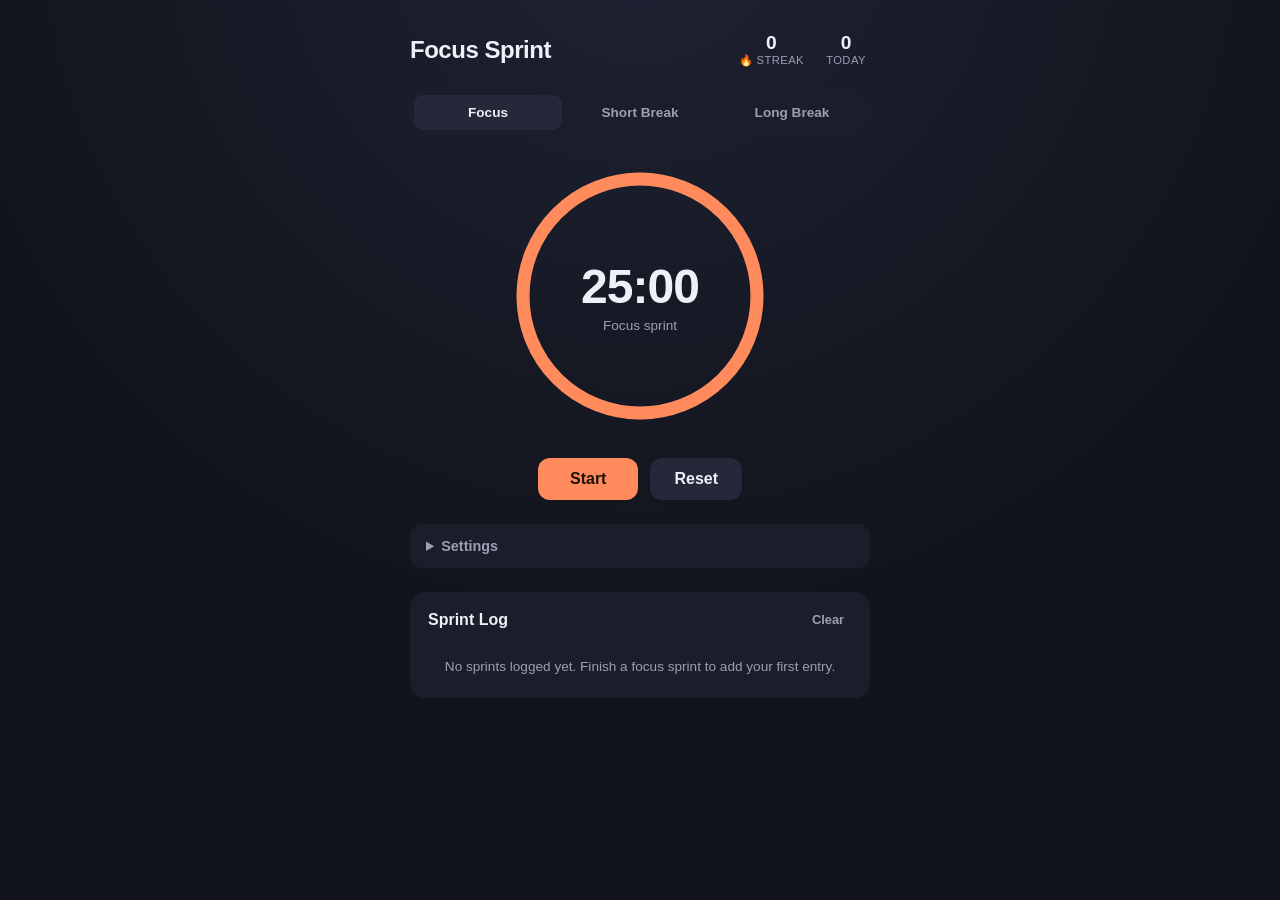
<file: focus-sprint/index.html>
<!DOCTYPE html>
<html lang="en">
<head>
<meta charset="UTF-8">
<meta name="viewport" content="width=device-width, initial-scale=1.0">
<title>Focus Sprint</title>
<link rel="stylesheet" href="style.css">
</head>
<body>
  <div class="app">
    <header>
      <h1>Focus Sprint</h1>
      <div class="stats">
        <div class="stat">
          <span class="stat-value" id="streakValue">0</span>
          <span class="stat-label">🔥 streak</span>
        </div>
        <div class="stat">
          <span class="stat-value" id="todayValue">0</span>
          <span class="stat-label">today</span>
        </div>
      </div>
    </header>

    <div class="modes">
      <button class="mode-btn active" data-mode="focus">Focus</button>
      <button class="mode-btn" data-mode="short">Short Break</button>
      <button class="mode-btn" data-mode="long">Long Break</button>
    </div>

    <div class="timer-ring">
      <svg viewBox="0 0 200 200" class="ring-svg">
        <circle class="ring-bg" cx="100" cy="100" r="90"></circle>
        <circle class="ring-progress" id="ringProgress" cx="100" cy="100" r="90"></circle>
      </svg>
      <div class="timer-display">
        <span id="timeLabel">25:00</span>
        <span class="timer-sub" id="modeLabel">Focus sprint</span>
      </div>
    </div>

    <div class="controls">
      <button id="startPauseBtn" class="primary-btn">Start</button>
      <button id="resetBtn" class="secondary-btn">Reset</button>
    </div>

    <details class="settings">
      <summary>Settings</summary>
      <div class="settings-grid">
        <label>Focus (min) <input type="number" id="focusMin" min="1" max="120" value="25"></label>
        <label>Short break (min) <input type="number" id="shortMin" min="1" max="60" value="5"></label>
        <label>Long break (min) <input type="number" id="longMin" min="1" max="90" value="15"></label>
        <label>Sprints per long break <input type="number" id="cycleCount" min="1" max="12" value="4"></label>
      </div>
    </details>

    <div class="log-section">
      <div class="log-header">
        <h2>Sprint Log</h2>
        <button id="clearLogBtn" class="text-btn">Clear</button>
      </div>
      <ul id="logList" class="log-list"></ul>
      <p id="emptyLog" class="empty-log">No sprints logged yet. Finish a focus sprint to add your first entry.</p>
    </div>
  </div>

  <div class="modal-overlay" id="noteModal">
    <div class="modal">
      <h3>Sprint complete 🎉</h3>
      <p>What did you work on?</p>
      <input type="text" id="noteInput" placeholder="e.g. Drafted the intro section" maxlength="140" autocomplete="off">
      <div class="modal-actions">
        <button id="skipNoteBtn" class="secondary-btn">Skip</button>
        <button id="saveNoteBtn" class="primary-btn">Save</button>
      </div>
    </div>
  </div>

  <script src="app.js"></script>
</body>
</html>
</file>
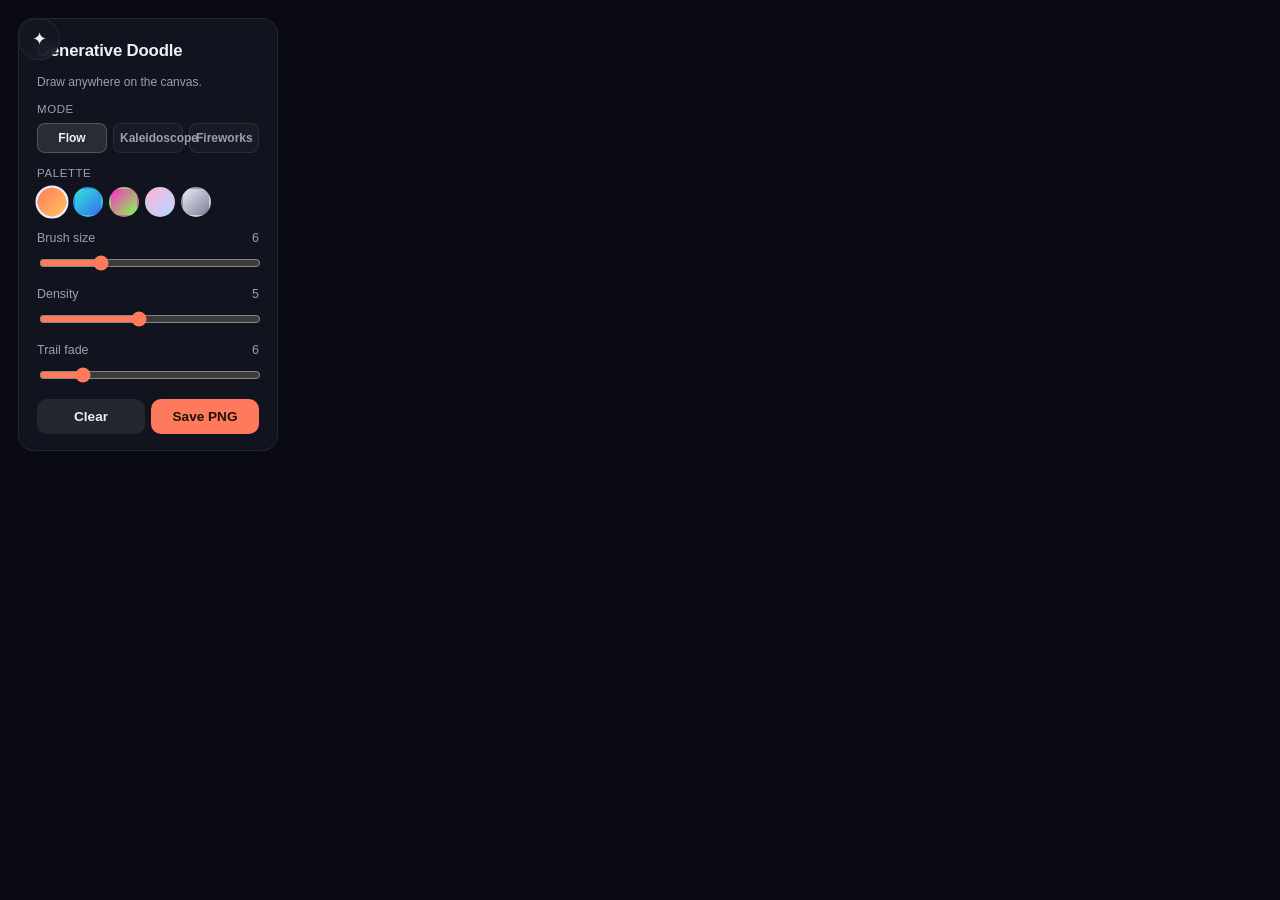
<file: generative-doodle/index.html>
<!DOCTYPE html>
<html lang="en">
<head>
<meta charset="UTF-8">
<meta name="viewport" content="width=device-width, initial-scale=1.0">
<title>Generative Doodle</title>
<link rel="stylesheet" href="style.css">
</head>
<body>
  <canvas id="canvas"></canvas>

  <button id="panelToggle" class="panel-toggle" aria-label="Toggle controls">✦</button>

  <div id="panel" class="panel">
    <h1>Generative Doodle</h1>
    <p class="hint">Draw anywhere on the canvas.</p>

    <div class="field">
      <span class="field-label">Mode</span>
      <div class="btn-row" id="modeRow">
        <button class="opt-btn active" data-mode="flow">Flow</button>
        <button class="opt-btn" data-mode="kaleidoscope">Kaleidoscope</button>
        <button class="opt-btn" data-mode="fireworks">Fireworks</button>
      </div>
    </div>

    <div class="field">
      <span class="field-label">Palette</span>
      <div class="btn-row" id="paletteRow">
        <button class="swatch active" data-palette="sunset" style="--sw1:#ff7a5c;--sw2:#ffc65c"></button>
        <button class="swatch" data-palette="ocean" style="--sw1:#2ee6d6;--sw2:#3a6df0"></button>
        <button class="swatch" data-palette="neon" style="--sw1:#ff2ec4;--sw2:#7dff4f"></button>
        <button class="swatch" data-palette="pastel" style="--sw1:#ffb3d9;--sw2:#b3d9ff"></button>
        <button class="swatch" data-palette="mono" style="--sw1:#e8eaf2;--sw2:#7a8099"></button>
      </div>
    </div>

    <div class="field slider-field">
      <label for="brushSize">Brush size <span id="brushSizeVal">6</span></label>
      <input type="range" id="brushSize" min="1" max="20" value="6">
    </div>

    <div class="field slider-field">
      <label for="density">Density <span id="densityVal">5</span></label>
      <input type="range" id="density" min="1" max="10" value="5">
    </div>

    <div class="field slider-field">
      <label for="fade">Trail fade <span id="fadeVal">6</span></label>
      <input type="range" id="fade" min="1" max="30" value="6">
    </div>

    <div class="field slider-field" id="symmetryField">
      <label for="symmetry">Symmetry <span id="symmetryVal">6</span></label>
      <input type="range" id="symmetry" min="2" max="16" value="6">
    </div>

    <div class="btn-row">
      <button id="clearBtn" class="secondary-btn">Clear</button>
      <button id="saveBtn" class="primary-btn">Save PNG</button>
    </div>
  </div>

  <script src="app.js"></script>
</body>
</html>
</file>
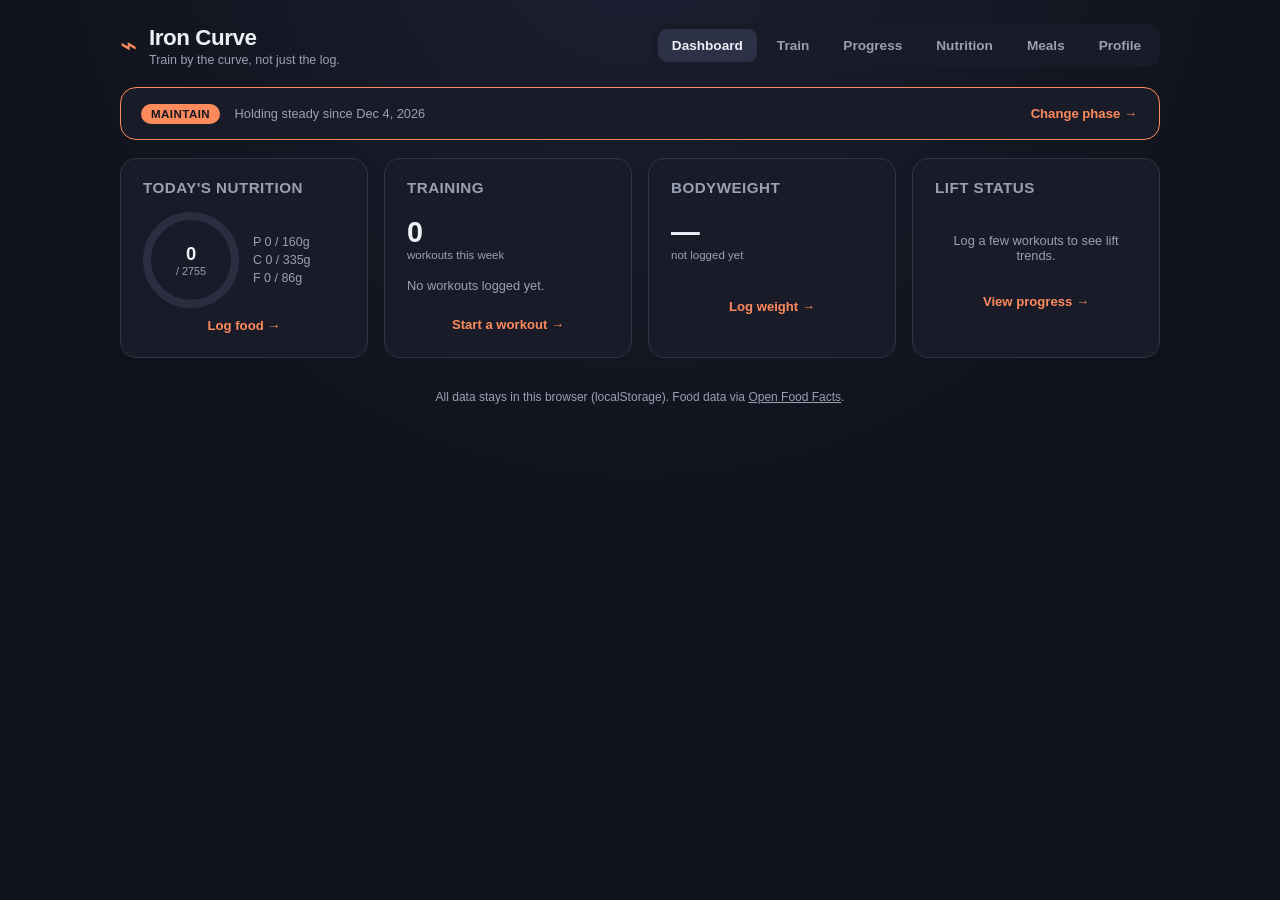
<file: iron-curve/index.html>
<!DOCTYPE html>
<html lang="en">
<head>
<meta charset="UTF-8">
<meta name="viewport" content="width=device-width, initial-scale=1.0">
<title>Iron Curve</title>
<link rel="stylesheet" href="style.css">
</head>
<body>
  <div class="app-shell">
    <header class="app-header">
      <div class="brand">
        <span class="brand-mark">⌁</span>
        <div>
          <h1>Iron Curve</h1>
          <p class="tagline">Train by the curve, not just the log.</p>
        </div>
      </div>
      <nav id="tabNav" class="tab-nav"></nav>
    </header>

    <main id="main" class="app-main"></main>

    <footer class="app-footer">
      <p>All data stays in this browser (localStorage). Food data via <a href="https://world.openfoodfacts.org" target="_blank" rel="noopener">Open Food Facts</a>.</p>
    </footer>
  </div>

  <script type="module" src="js/app.js"></script>
</body>
</html>
</file>
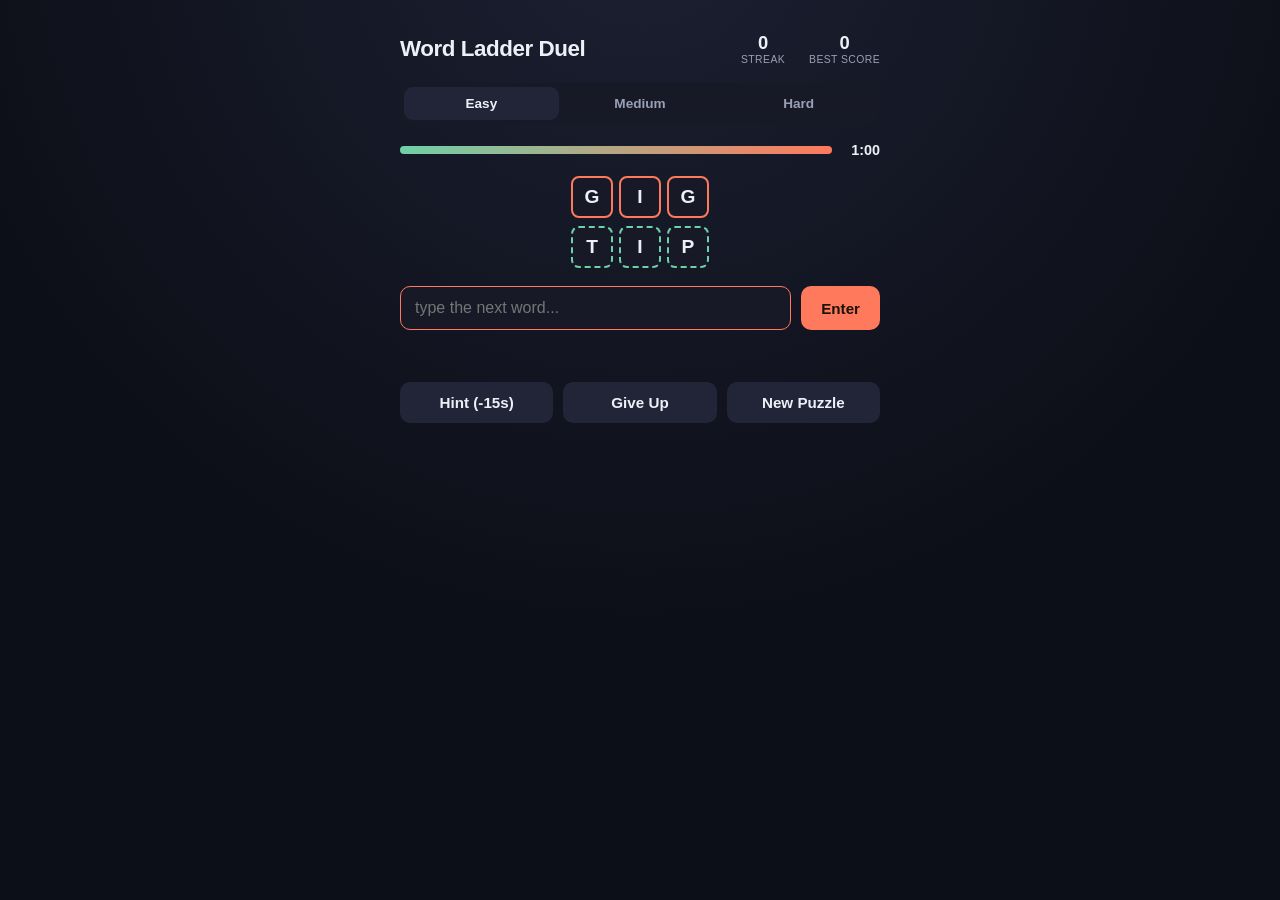
<file: word-ladder-duel/index.html>
<!DOCTYPE html>
<html lang="en">
<head>
<meta charset="UTF-8">
<meta name="viewport" content="width=device-width, initial-scale=1.0">
<title>Word Ladder Duel</title>
<link rel="stylesheet" href="style.css">
</head>
<body>
  <div class="app">
    <header>
      <h1>Word Ladder Duel</h1>
      <div class="stats">
        <div class="stat">
          <span class="stat-value" id="streakValue">0</span>
          <span class="stat-label">streak</span>
        </div>
        <div class="stat">
          <span class="stat-value" id="bestValue">0</span>
          <span class="stat-label">best score</span>
        </div>
      </div>
    </header>

    <div class="difficulty-row" id="difficultyRow">
      <button class="diff-btn active" data-diff="easy">Easy</button>
      <button class="diff-btn" data-diff="medium">Medium</button>
      <button class="diff-btn" data-diff="hard">Hard</button>
    </div>

    <div class="timer-wrap">
      <div class="timer-bar"><div class="timer-fill" id="timerFill"></div></div>
      <span class="timer-label" id="timerLabel">60s</span>
    </div>

    <div class="board" id="board">
      <!-- rungs injected here -->
    </div>

    <form id="guessForm" class="guess-form">
      <input type="text" id="guessInput" autocomplete="off" spellcheck="false" placeholder="Type the next word..." maxlength="8">
      <button type="submit" class="primary-btn">Enter</button>
    </form>

    <p class="feedback" id="feedback">&nbsp;</p>

    <div class="btn-row">
      <button id="hintBtn" class="secondary-btn">Hint (-15s)</button>
      <button id="giveUpBtn" class="secondary-btn">Give Up</button>
      <button id="newBtn" class="secondary-btn">New Puzzle</button>
    </div>
  </div>

  <div class="modal-overlay" id="resultModal">
    <div class="modal">
      <h2 id="resultTitle">Solved!</h2>
      <p id="resultBody"></p>
      <div id="resultPath" class="result-path"></div>
      <button id="playAgainBtn" class="primary-btn">Play Again</button>
    </div>
  </div>

  <script src="app.js"></script>
</body>
</html>
</file>
<file: focus-sprint/style.css>
:root {
  --bg: #12141c;
  --surface: #1b1e2a;
  --surface-2: #242838;
  --text: #eef0f7;
  --text-dim: #9aa0b4;
  --accent: #ff8a5c;
  --accent-2: #6fd0a8;
  --break: #6fb8ff;
  --danger: #ff6b6b;
  --ring-track: #2a2e40;
  font-size: 16px;
}

* { box-sizing: border-box; }

body {
  margin: 0;
  min-height: 100vh;
  background: radial-gradient(circle at 50% -10%, #1e2233 0%, var(--bg) 60%);
  color: var(--text);
  font-family: -apple-system, BlinkMacSystemFont, "Segoe UI", Inter, sans-serif;
  display: flex;
  justify-content: center;
  padding: 32px 16px 64px;
}

.app {
  width: 100%;
  max-width: 460px;
  display: flex;
  flex-direction: column;
  gap: 24px;
}

header {
  display: flex;
  justify-content: space-between;
  align-items: center;
}

h1 {
  font-size: 1.5rem;
  margin: 0;
  font-weight: 700;
  letter-spacing: -0.02em;
}

.stats {
  display: flex;
  gap: 18px;
}

.stat {
  display: flex;
  flex-direction: column;
  align-items: center;
  min-width: 48px;
}

.stat-value {
  font-size: 1.2rem;
  font-weight: 700;
}

.stat-label {
  font-size: 0.7rem;
  color: var(--text-dim);
  text-transform: uppercase;
  letter-spacing: 0.04em;
}

.modes {
  display: flex;
  background: var(--surface);
  border-radius: 12px;
  padding: 4px;
  gap: 4px;
}

.mode-btn {
  flex: 1;
  padding: 10px 8px;
  border: none;
  border-radius: 9px;
  background: transparent;
  color: var(--text-dim);
  font-size: 0.85rem;
  font-weight: 600;
  cursor: pointer;
  transition: background 0.2s, color 0.2s;
}

.mode-btn.active {
  background: var(--surface-2);
  color: var(--text);
}

.timer-ring {
  position: relative;
  width: 260px;
  height: 260px;
  margin: 8px auto;
}

.ring-svg {
  width: 100%;
  height: 100%;
  transform: rotate(-90deg);
}

.ring-bg, .ring-progress {
  fill: none;
  stroke-width: 10;
}

.ring-bg {
  stroke: var(--ring-track);
}

.ring-progress {
  stroke: var(--accent);
  stroke-linecap: round;
  stroke-dasharray: 565.5;
  stroke-dashoffset: 0;
  transition: stroke-dashoffset 0.3s linear, stroke 0.3s;
}

.timer-display {
  position: absolute;
  inset: 0;
  display: flex;
  flex-direction: column;
  align-items: center;
  justify-content: center;
}

#timeLabel {
  font-size: 3rem;
  font-weight: 700;
  font-variant-numeric: tabular-nums;
  letter-spacing: -0.02em;
}

.timer-sub {
  color: var(--text-dim);
  font-size: 0.85rem;
  margin-top: 4px;
}

.controls {
  display: flex;
  gap: 12px;
  justify-content: center;
}

.primary-btn, .secondary-btn, .text-btn {
  font-family: inherit;
  font-weight: 600;
  border: none;
  border-radius: 12px;
  cursor: pointer;
  transition: transform 0.15s, opacity 0.15s, background 0.2s;
}

.primary-btn {
  background: var(--accent);
  color: #1a1206;
  padding: 12px 32px;
  font-size: 1rem;
}

.primary-btn:hover { opacity: 0.9; }
.primary-btn:active { transform: scale(0.97); }

.secondary-btn {
  background: var(--surface-2);
  color: var(--text);
  padding: 12px 24px;
  font-size: 1rem;
}

.secondary-btn:hover { background: #2c3145; }

.text-btn {
  background: none;
  color: var(--text-dim);
  padding: 4px 8px;
  font-size: 0.8rem;
}

.text-btn:hover { color: var(--danger); }

.settings {
  background: var(--surface);
  border-radius: 12px;
  padding: 4px 16px;
}

.settings summary {
  cursor: pointer;
  padding: 10px 0;
  font-weight: 600;
  font-size: 0.9rem;
  color: var(--text-dim);
}

.settings-grid {
  display: grid;
  grid-template-columns: 1fr 1fr;
  gap: 12px;
  padding-bottom: 16px;
}

.settings-grid label {
  display: flex;
  flex-direction: column;
  gap: 6px;
  font-size: 0.78rem;
  color: var(--text-dim);
}

.settings-grid input {
  background: var(--surface-2);
  border: 1px solid #333850;
  color: var(--text);
  border-radius: 8px;
  padding: 8px 10px;
  font-size: 0.9rem;
  font-family: inherit;
}

.log-section {
  background: var(--surface);
  border-radius: 16px;
  padding: 16px 18px 20px;
}

.log-header {
  display: flex;
  justify-content: space-between;
  align-items: center;
}

.log-header h2 {
  font-size: 1rem;
  margin: 0;
}

.log-list {
  list-style: none;
  margin: 12px 0 0;
  padding: 0;
  display: flex;
  flex-direction: column;
  gap: 10px;
  max-height: 320px;
  overflow-y: auto;
}

.log-item {
  display: flex;
  flex-direction: column;
  gap: 2px;
  padding: 10px 12px;
  background: var(--surface-2);
  border-radius: 10px;
  border-left: 3px solid var(--accent);
}

.log-item.break {
  border-left-color: var(--break);
}

.log-item-meta {
  font-size: 0.72rem;
  color: var(--text-dim);
}

.log-item-note {
  font-size: 0.9rem;
}

.empty-log {
  color: var(--text-dim);
  font-size: 0.85rem;
  text-align: center;
  margin: 16px 0 4px;
}

.modal-overlay {
  position: fixed;
  inset: 0;
  background: rgba(10, 11, 16, 0.6);
  display: none;
  align-items: center;
  justify-content: center;
  padding: 20px;
  z-index: 10;
}

.modal-overlay.visible {
  display: flex;
}

.modal {
  background: var(--surface);
  border-radius: 16px;
  padding: 24px;
  width: 100%;
  max-width: 360px;
  display: flex;
  flex-direction: column;
  gap: 12px;
}

.modal h3 {
  margin: 0;
}

.modal p {
  margin: 0;
  color: var(--text-dim);
  font-size: 0.9rem;
}

#noteInput {
  background: var(--surface-2);
  border: 1px solid #333850;
  color: var(--text);
  border-radius: 8px;
  padding: 10px 12px;
  font-size: 0.95rem;
  font-family: inherit;
}

.modal-actions {
  display: flex;
  justify-content: flex-end;
  gap: 10px;
  margin-top: 4px;
}
</file>
<file: generative-doodle/style.css>
:root {
  --bg: #0a0b12;
  --panel-bg: rgba(20, 22, 34, 0.82);
  --panel-border: rgba(255, 255, 255, 0.08);
  --text: #eef0f7;
  --text-dim: #9aa0b4;
  --accent: #ff7a5c;
}

* { box-sizing: border-box; }

html, body {
  margin: 0;
  height: 100%;
  overflow: hidden;
  background: var(--bg);
  font-family: -apple-system, BlinkMacSystemFont, "Segoe UI", Inter, sans-serif;
  color: var(--text);
}

#canvas {
  display: block;
  width: 100vw;
  height: 100vh;
  touch-action: none;
  cursor: crosshair;
}

.panel-toggle {
  position: fixed;
  top: 18px;
  left: 18px;
  width: 42px;
  height: 42px;
  border-radius: 50%;
  border: 1px solid var(--panel-border);
  background: var(--panel-bg);
  color: var(--text);
  font-size: 1.1rem;
  cursor: pointer;
  backdrop-filter: blur(8px);
  z-index: 10;
  transition: transform 0.2s;
}

.panel-toggle:hover { transform: scale(1.08); }

.panel {
  position: fixed;
  top: 18px;
  left: 18px;
  width: 260px;
  background: var(--panel-bg);
  border: 1px solid var(--panel-border);
  border-radius: 16px;
  padding: 18px 18px 16px;
  backdrop-filter: blur(8px);
  z-index: 9;
  display: flex;
  flex-direction: column;
  gap: 14px;
  transform: translateX(0);
  opacity: 1;
  transition: transform 0.25s ease, opacity 0.25s ease;
}

.panel.hidden {
  transform: translateX(-16px);
  opacity: 0;
  pointer-events: none;
}

.panel h1 {
  font-size: 1.05rem;
  margin: 4px 0 0;
  font-weight: 700;
  letter-spacing: -0.01em;
}

.hint {
  margin: 0;
  font-size: 0.75rem;
  color: var(--text-dim);
}

.field {
  display: flex;
  flex-direction: column;
  gap: 8px;
}

.field-label {
  font-size: 0.72rem;
  color: var(--text-dim);
  text-transform: uppercase;
  letter-spacing: 0.05em;
}

.btn-row {
  display: flex;
  gap: 6px;
  flex-wrap: wrap;
}

.opt-btn {
  flex: 1;
  min-width: 64px;
  padding: 7px 6px;
  border: 1px solid var(--panel-border);
  border-radius: 8px;
  background: rgba(255, 255, 255, 0.03);
  color: var(--text-dim);
  font-size: 0.75rem;
  font-weight: 600;
  cursor: pointer;
  font-family: inherit;
  transition: background 0.15s, color 0.15s, border-color 0.15s;
}

.opt-btn.active {
  background: rgba(255, 255, 255, 0.1);
  color: var(--text);
  border-color: rgba(255, 255, 255, 0.2);
}

.swatch {
  width: 30px;
  height: 30px;
  border-radius: 50%;
  border: 2px solid transparent;
  cursor: pointer;
  background: linear-gradient(135deg, var(--sw1), var(--sw2));
  transition: transform 0.15s, border-color 0.15s;
}

.swatch.active {
  border-color: var(--text);
  transform: scale(1.1);
}

.slider-field label {
  display: flex;
  justify-content: space-between;
  font-size: 0.78rem;
  color: var(--text-dim);
}

.slider-field input[type="range"] {
  width: 100%;
  accent-color: var(--accent);
}

.primary-btn, .secondary-btn {
  flex: 1;
  font-family: inherit;
  font-weight: 600;
  border: none;
  border-radius: 10px;
  padding: 10px 12px;
  font-size: 0.85rem;
  cursor: pointer;
  transition: opacity 0.15s, transform 0.15s;
}

.primary-btn {
  background: var(--accent);
  color: #1a1206;
}

.secondary-btn {
  background: rgba(255, 255, 255, 0.08);
  color: var(--text);
}

.primary-btn:hover, .secondary-btn:hover { opacity: 0.85; }
.primary-btn:active, .secondary-btn:active { transform: scale(0.97); }

#symmetryField {
  display: none;
}

#symmetryField.visible {
  display: flex;
}
</file>
<file: iron-curve/style.css>
:root {
  --bg: #10121a;
  --surface: #191c28;
  --surface-2: #232739;
  --surface-3: #2c3145;
  --border: #2f3448;
  --text: #eef0f7;
  --text-dim: #9aa0b4;
  --accent: #ff8a5c;
  --accent-2: #6fd0a8;
  --warn: #f2c14e;
  --danger: #ff6b6b;
  --ring-track: #2a2e40;
  font-size: 16px;
}

* { box-sizing: border-box; }

body {
  margin: 0;
  min-height: 100vh;
  background: radial-gradient(circle at 50% -10%, #1c2033 0%, var(--bg) 55%);
  color: var(--text);
  font-family: -apple-system, BlinkMacSystemFont, "Segoe UI", Inter, sans-serif;
}

.app-shell {
  max-width: 1080px;
  margin: 0 auto;
  padding: 24px 20px 64px;
  display: flex;
  flex-direction: column;
  gap: 20px;
}

.app-header {
  display: flex;
  flex-wrap: wrap;
  gap: 16px;
  align-items: center;
  justify-content: space-between;
}

.brand {
  display: flex;
  align-items: center;
  gap: 12px;
}

.brand-mark {
  font-size: 1.8rem;
  color: var(--accent);
  line-height: 1;
}

.brand h1 {
  margin: 0;
  font-size: 1.4rem;
  font-weight: 800;
  letter-spacing: -0.02em;
}

.tagline {
  margin: 2px 0 0;
  color: var(--text-dim);
  font-size: 0.78rem;
}

.tab-nav {
  display: flex;
  flex-wrap: wrap;
  gap: 6px;
  background: var(--surface);
  padding: 5px;
  border-radius: 12px;
}

.tab-btn {
  font-family: inherit;
  border: none;
  background: transparent;
  color: var(--text-dim);
  padding: 9px 14px;
  border-radius: 9px;
  font-weight: 600;
  font-size: 0.85rem;
  cursor: pointer;
  transition: background 0.15s, color 0.15s;
}

.tab-btn:hover { color: var(--text); }
.tab-btn.active { background: var(--surface-3); color: var(--text); }

.app-main {
  display: flex;
  flex-direction: column;
  gap: 18px;
}

.app-footer {
  text-align: center;
  color: var(--text-dim);
  font-size: 0.75rem;
}

.app-footer a { color: var(--text-dim); }

/* --- Cards --- */

.card {
  background: var(--surface);
  border: 1px solid var(--border);
  border-radius: 16px;
  padding: 20px 22px;
}

.card h2 {
  margin: 0 0 14px;
  font-size: 1.05rem;
  font-weight: 700;
}

.card h3 {
  margin: 0 0 10px;
  font-size: 0.95rem;
  font-weight: 700;
  color: var(--text-dim);
  text-transform: uppercase;
  letter-spacing: 0.03em;
}

.card-head-row {
  display: flex;
  justify-content: space-between;
  align-items: center;
  flex-wrap: wrap;
  gap: 10px;
  margin-bottom: 14px;
}

.card-head-row h2 { margin: 0; }

.hint-text {
  color: var(--text-dim);
  font-size: 0.8rem;
  line-height: 1.4;
  margin: 6px 0 12px;
}

.empty-msg {
  color: var(--text-dim);
  font-size: 0.85rem;
  text-align: center;
  padding: 14px 0;
}

.empty-msg.small { padding: 8px 0; font-size: 0.8rem; }

/* --- Forms & buttons --- */

.field {
  display: flex;
  flex-direction: column;
  gap: 6px;
  font-size: 0.78rem;
  color: var(--text-dim);
  margin-bottom: 12px;
}

.form-grid {
  display: grid;
  grid-template-columns: repeat(auto-fit, minmax(180px, 1fr));
  gap: 12px;
  margin-bottom: 14px;
}

.form-grid .field { margin-bottom: 0; }

input, select, textarea {
  background: var(--surface-2);
  border: 1px solid var(--border);
  color: var(--text);
  border-radius: 8px;
  padding: 9px 11px;
  font-size: 0.9rem;
  font-family: inherit;
}

input:focus, select:focus, textarea:focus {
  outline: none;
  border-color: var(--accent);
}

.checkbox-field {
  display: flex;
  align-items: center;
  gap: 8px;
  font-size: 0.85rem;
  margin-bottom: 14px;
}
.checkbox-field input { width: auto; }

.primary-btn, .secondary-btn, .text-btn, .icon-btn {
  font-family: inherit;
  font-weight: 600;
  border: none;
  border-radius: 10px;
  cursor: pointer;
  transition: transform 0.1s, opacity 0.15s, background 0.15s;
}

.primary-btn {
  background: var(--accent);
  color: #1a1206;
  padding: 11px 22px;
  font-size: 0.9rem;
}
.primary-btn.small { padding: 7px 14px; font-size: 0.82rem; }
.primary-btn:hover { opacity: 0.9; }
.primary-btn:active { transform: scale(0.97); }
.primary-btn:disabled { opacity: 0.4; cursor: not-allowed; }

.secondary-btn {
  background: var(--surface-3);
  color: var(--text);
  padding: 11px 20px;
  font-size: 0.88rem;
}
.secondary-btn.small { padding: 7px 14px; font-size: 0.8rem; }
.secondary-btn:hover { background: #363c54; }
.secondary-btn:disabled { opacity: 0.4; cursor: not-allowed; }

.text-btn {
  background: none;
  color: var(--accent);
  padding: 4px 2px;
  font-size: 0.82rem;
}
.text-btn:hover { opacity: 0.8; }
.text-btn.danger-text { color: var(--danger); }

.icon-btn {
  background: transparent;
  color: var(--text-dim);
  width: 26px;
  height: 26px;
  font-size: 0.8rem;
  display: inline-flex;
  align-items: center;
  justify-content: center;
}
.icon-btn.danger:hover { color: var(--danger); }

.picker-actions {
  display: flex;
  flex-wrap: wrap;
  gap: 10px;
  align-items: center;
  margin-top: 10px;
}

.inline-form {
  display: flex;
  flex-wrap: wrap;
  gap: 8px;
  margin-bottom: 14px;
}
.inline-form input, .inline-form select { flex: 1; min-width: 110px; }

.hidden { display: none !important; }

.mini-list {
  display: flex;
  flex-direction: column;
  gap: 6px;
  max-height: 260px;
  overflow-y: auto;
}

.mini-row {
  display: flex;
  justify-content: space-between;
  align-items: center;
  gap: 8px;
  background: var(--surface-2);
  border-radius: 8px;
  padding: 8px 10px;
  font-size: 0.82rem;
}

/* --- Train tab --- */

.day-grid {
  display: grid;
  grid-template-columns: repeat(auto-fill, minmax(140px, 1fr));
  gap: 10px;
  margin: 12px 0;
}

.day-btn {
  background: var(--surface-2);
  border: 1px solid var(--border);
  border-radius: 12px;
  padding: 14px;
  color: var(--text);
  cursor: pointer;
  text-align: left;
  display: flex;
  flex-direction: column;
  gap: 4px;
  transition: border-color 0.15s, background 0.15s;
}
.day-btn:hover { border-color: var(--accent); background: var(--surface-3); }
.day-name { font-weight: 700; }
.day-exercises { font-size: 0.75rem; color: var(--text-dim); }

.split-builder { margin-top: 14px; }
.builder-box { background: var(--surface-2); border-radius: 12px; padding: 14px; display: flex; flex-direction: column; gap: 10px; }
.builder-day { display: flex; flex-direction: column; gap: 6px; padding: 8px; background: var(--surface); border-radius: 8px; }
.builder-day-exercises { width: 100%; }

.history-list { display: flex; flex-direction: column; gap: 8px; max-height: 480px; overflow-y: auto; }

.history-item { background: var(--surface-2); border-radius: 10px; padding: 4px 12px; }
.history-item summary {
  display: flex;
  flex-wrap: wrap;
  align-items: center;
  gap: 10px;
  padding: 10px 0;
  cursor: pointer;
  list-style: none;
  font-size: 0.85rem;
}
.history-item summary::-webkit-details-marker { display: none; }
.hist-date { color: var(--accent); font-weight: 700; min-width: 46px; }
.hist-name { font-weight: 600; }
.hist-meta { color: var(--text-dim); font-size: 0.78rem; margin-left: auto; }
.hist-sets { padding: 4px 0 12px; display: flex; flex-direction: column; gap: 4px; }
.hist-set-row { display: flex; justify-content: space-between; font-size: 0.8rem; color: var(--text-dim); padding: 2px 4px; }

.session-card { border-color: var(--accent); }
.session-head { display: flex; justify-content: space-between; align-items: flex-start; flex-wrap: wrap; gap: 12px; margin-bottom: 14px; }
.session-elapsed { font-variant-numeric: tabular-nums; font-size: 1.3rem; font-weight: 700; color: var(--accent); }
.session-actions { display: flex; gap: 8px; }

.rest-timer { display: flex; align-items: center; gap: 8px; background: var(--surface-2); padding: 10px 12px; border-radius: 10px; margin-bottom: 16px; font-size: 0.85rem; }
.rest-timer input { width: 70px; }
.rest-display { font-variant-numeric: tabular-nums; font-weight: 700; margin-left: auto; }

.exercise-blocks { display: flex; flex-direction: column; gap: 14px; margin-top: 8px; }
.exercise-block { background: var(--surface-2); border-radius: 12px; padding: 14px 16px; }
.exercise-block-head { display: flex; justify-content: space-between; align-items: baseline; flex-wrap: wrap; gap: 6px; margin-bottom: 8px; }
.exercise-block-head h3 { margin: 0; text-transform: none; font-size: 1rem; color: var(--text); letter-spacing: 0; }
.last-perf { font-size: 0.75rem; color: var(--text-dim); }

.set-row {
  display: grid;
  grid-template-columns: minmax(22px, auto) 1fr 1fr 1fr 26px;
  align-items: center;
  gap: 6px;
  padding: 6px 4px;
  font-size: 0.85rem;
  border-bottom: 1px solid var(--border);
}
.set-index { color: var(--text-dim); font-size: 0.75rem; }
.set-index-label { color: var(--text); font-weight: 700; font-size: 0.7rem; text-transform: uppercase; letter-spacing: 0.02em; }

.set-row.grouped { border-radius: 6px; }
.set-row.grouped-drop { border-left: 3px solid var(--warn); background: rgba(242, 193, 78, 0.08); }
.set-row.grouped-superset { border-left: 3px solid #c792ea; background: rgba(199, 146, 234, 0.08); }
.set-row.grouped-drop .set-index-label { color: var(--warn); }
.set-row.grouped-superset .set-index-label { color: #c792ea; }

.hist-set-tag {
  font-size: 0.65rem;
  font-weight: 700;
  text-transform: uppercase;
  letter-spacing: 0.02em;
  padding: 1px 6px;
  border-radius: 999px;
  margin-left: 6px;
}
.hist-set-tag.drop { background: rgba(242, 193, 78, 0.18); color: var(--warn); }
.hist-set-tag.superset { background: rgba(199, 146, 234, 0.18); color: #c792ea; }

.set-mode-row { margin-top: 10px; display: flex; gap: 8px; flex-wrap: wrap; }
.set-mode-row .mode-toggle-btn { flex: 1; min-width: 130px; width: auto; }
.done-toggle-btn:hover { border-color: var(--accent-2); color: var(--accent-2); }

.done-block { padding: 0; overflow: hidden; }
.done-summary-btn {
  width: 100%;
  display: flex;
  align-items: center;
  gap: 10px;
  padding: 12px 16px;
  background: transparent;
  border: none;
  color: var(--text-dim);
  font-family: inherit;
  cursor: pointer;
  text-align: left;
}
.done-summary-btn:hover { background: rgba(255, 255, 255, 0.03); }
.done-check { color: var(--accent-2); font-weight: 700; }
.done-name { color: var(--text); font-weight: 600; text-decoration: line-through; text-decoration-color: var(--text-dim); flex: 1; }
.done-meta { font-size: 0.75rem; white-space: nowrap; }
.reopen-hint { font-size: 0.72rem; color: var(--accent); white-space: nowrap; }
.mode-toggle-btn {
  font-family: inherit;
  border: 1px dashed var(--border);
  background: transparent;
  color: var(--text-dim);
  border-radius: 8px;
  padding: 8px 12px;
  font-size: 0.78rem;
  font-weight: 600;
  cursor: pointer;
  width: 100%;
  text-align: left;
  transition: background 0.15s, border-color 0.15s, color 0.15s;
}
.mode-toggle-btn:hover { border-color: var(--text-dim); color: var(--text); }
.drop-toggle.active { border: 1px solid var(--warn); background: rgba(242, 193, 78, 0.1); color: var(--warn); }
.superset-toggle.active { border: 1px solid #c792ea; background: rgba(199, 146, 234, 0.1); color: #c792ea; }

.superset-row { margin-bottom: 16px; display: flex; flex-direction: column; gap: 6px; }
.superset-hint { margin: 0; }

.add-set-form { display: flex; flex-direction: column; gap: 8px; margin-top: 10px; }
.add-set-inputs { display: flex; gap: 6px; flex-wrap: wrap; }
.add-set-inputs input { flex: 1; min-width: 70px; }

.rir-picker { display: flex; align-items: center; gap: 4px; flex-wrap: wrap; }
.rir-picker-label { font-size: 0.72rem; color: var(--text-dim); margin-right: 4px; text-transform: uppercase; letter-spacing: 0.03em; }
.rir-btn {
  font-family: inherit;
  border: 1px solid var(--border);
  background: var(--surface);
  color: var(--text-dim);
  border-radius: 999px;
  width: 32px;
  height: 32px;
  font-size: 0.78rem;
  font-weight: 700;
  cursor: pointer;
  transition: background 0.15s, border-color 0.15s, color 0.15s;
}
.rir-btn:hover { border-color: var(--accent); }
.rir-btn.active { background: var(--accent); border-color: var(--accent); color: #1a1206; }

/* --- Charts --- */

.chart-wrap { width: 100%; }
.chart-svg { width: 100%; height: auto; display: block; }
.chart-grid { stroke: var(--border); stroke-width: 1; }
.chart-ylabel, .chart-xlabel { fill: var(--text-dim); font-size: 10px; }
.chart-bandlabel { font-size: 10px; font-weight: 700; text-transform: uppercase; opacity: 0.7; }
.chart-empty { color: var(--text-dim); font-size: 0.85rem; text-align: center; padding: 30px 0; }
.chart-legend { display: flex; gap: 16px; margin-top: 8px; flex-wrap: wrap; }
.legend-item { display: flex; align-items: center; gap: 6px; font-size: 0.78rem; color: var(--text-dim); }
.legend-swatch { width: 12px; height: 3px; border-radius: 2px; display: inline-block; }

.status-badge {
  display: inline-block;
  border: 1px solid;
  border-radius: 999px;
  padding: 4px 12px;
  font-size: 0.75rem;
  font-weight: 700;
  text-transform: uppercase;
  letter-spacing: 0.03em;
  margin-bottom: 8px;
}

.overview-list { display: flex; flex-direction: column; gap: 4px; }
.overview-row {
  display: grid;
  grid-template-columns: 1fr auto auto;
  gap: 12px;
  align-items: center;
  padding: 9px 10px;
  border-radius: 8px;
  cursor: pointer;
  font-size: 0.85rem;
}
.overview-row:hover { background: var(--surface-2); }
.overview-row.active { background: var(--surface-3); }
.ov-last { color: var(--text-dim); font-size: 0.78rem; }
.ov-status { font-weight: 700; font-size: 0.75rem; text-transform: uppercase; }

/* --- Rings & meters --- */

.ring { position: relative; flex-shrink: 0; }
.ring-center {
  position: absolute; inset: 0;
  display: flex; flex-direction: column; align-items: center; justify-content: center;
}
.ring-label { font-size: 1.15rem; font-weight: 800; }
.ring-sub { font-size: 0.68rem; color: var(--text-dim); }

.nutrition-summary { display: flex; align-items: center; gap: 24px; flex-wrap: wrap; }
.nutrition-summary.compact { gap: 14px; }
.macro-meters { flex: 1; min-width: 200px; display: flex; flex-direction: column; gap: 10px; }
.mini-macro-list { display: flex; flex-direction: column; gap: 4px; font-size: 0.78rem; color: var(--text-dim); }

.meter-head { display: flex; justify-content: space-between; font-size: 0.78rem; color: var(--text-dim); margin-bottom: 4px; }
.meter-track { height: 8px; background: var(--ring-track); border-radius: 5px; overflow: hidden; }
.meter-fill { height: 100%; border-radius: 5px; transition: width 0.2s; }

/* --- Nutrition tab --- */

.date-nav { display: flex; align-items: center; gap: 6px; }
.food-search { display: flex; align-items: center; gap: 10px; margin-bottom: 10px; }
.food-search input { flex: 1; }
.search-status { font-size: 0.75rem; color: var(--text-dim); }

.search-results { display: flex; flex-direction: column; gap: 6px; max-height: 260px; overflow-y: auto; margin-bottom: 10px; }
.search-result {
  display: flex; justify-content: space-between; gap: 10px; align-items: center;
  background: var(--surface-2); border: none; border-radius: 8px; padding: 9px 12px;
  color: var(--text); cursor: pointer; font-family: inherit; text-align: left;
}
.search-result:hover { background: var(--surface-3); }
.sr-brand { color: var(--text-dim); font-weight: 400; }
.sr-macros { font-size: 0.75rem; color: var(--text-dim); white-space: nowrap; }

.barcode-details, .manual-details, .catalogue-details { margin-top: 6px; }
.barcode-details summary, .manual-details summary, .catalogue-details summary { cursor: pointer; color: var(--text-dim); font-size: 0.82rem; padding: 6px 0; }

.catalogue-list { max-height: 360px; overflow-y: auto; margin-top: 8px; display: flex; flex-direction: column; gap: 14px; }
.catalogue-group-title { margin: 0 0 6px; font-size: 0.7rem; font-weight: 700; color: var(--text-dim); text-transform: uppercase; letter-spacing: 0.04em; }
.catalogue-items { display: flex; flex-direction: column; gap: 6px; }
.barcode-row { display: flex; gap: 8px; margin-top: 8px; }
.barcode-row input { flex: 1; }

.manual-food-form { display: flex; flex-direction: column; gap: 8px; margin-top: 8px; }
.mf-grid { display: grid; grid-template-columns: repeat(auto-fit, minmax(100px, 1fr)); gap: 8px; }

.confirm-add { background: var(--surface-2); border-radius: 10px; padding: 12px 14px; margin: 10px 0; display: flex; flex-direction: column; gap: 8px; }
.confirm-add form { display: flex; align-items: center; gap: 8px; flex-wrap: wrap; }
.confirm-add input { width: 90px; }
.live-macros { font-size: 0.78rem; color: var(--text-dim); }

.meal-slot { margin-bottom: 14px; }
.meal-slot-head { display: flex; justify-content: space-between; font-weight: 700; font-size: 0.85rem; margin-bottom: 6px; color: var(--text-dim); text-transform: uppercase; letter-spacing: 0.03em; }
.log-row { display: flex; justify-content: space-between; align-items: center; gap: 10px; padding: 7px 0; border-bottom: 1px solid var(--border); font-size: 0.85rem; }
.log-grams { color: var(--text-dim); font-size: 0.75rem; }
.log-macros { color: var(--text-dim); font-size: 0.78rem; white-space: nowrap; }

/* --- Meals tab --- */

.draft-items { margin: 10px 0; }
.save-meal-form { display: flex; gap: 8px; margin-top: 10px; }
.save-meal-form input { flex: 1; }

.meal-cards { display: grid; grid-template-columns: repeat(auto-fill, minmax(220px, 1fr)); gap: 12px; }
.meal-card { background: var(--surface-2); border-radius: 12px; padding: 14px; }
.meal-card-head { display: flex; justify-content: space-between; align-items: center; }
.meal-log-row { display: flex; gap: 8px; margin-top: 8px; }
.meal-log-row select { flex: 1; }

.planner-grid { display: grid; grid-template-columns: repeat(auto-fit, minmax(130px, 1fr)); gap: 10px; }
.plan-day { background: var(--surface-2); border-radius: 10px; padding: 10px; display: flex; flex-direction: column; gap: 6px; }
.plan-day-head { display: flex; justify-content: space-between; font-weight: 700; font-size: 0.82rem; }
.plan-day-total { color: var(--text-dim); font-weight: 400; font-size: 0.72rem; }
.plan-slot { display: flex; align-items: center; gap: 6px; font-size: 0.72rem; color: var(--text-dim); }
.plan-slot select { flex: 1; padding: 5px 6px; font-size: 0.75rem; }

/* --- Dashboard --- */

.phase-banner {
  display: flex; justify-content: space-between; align-items: center; flex-wrap: wrap; gap: 10px;
  border-width: 1px; padding: 14px 20px;
}
.phase-tag { color: #14161f; font-weight: 800; font-size: 0.72rem; padding: 4px 10px; border-radius: 999px; letter-spacing: 0.04em; margin-right: 10px; }

.dash-grid { display: grid; grid-template-columns: repeat(auto-fit, minmax(230px, 1fr)); gap: 16px; }
.dash-tile { display: flex; flex-direction: column; gap: 6px; }
.big-stat { font-size: 1.8rem; font-weight: 800; margin: 4px 0; display: flex; flex-direction: column; }
.big-stat-label { font-size: 0.72rem; font-weight: 500; color: var(--text-dim); text-transform: none; }

.status-pills { display: flex; flex-wrap: wrap; gap: 8px; margin-bottom: 6px; }
.pill { font-size: 0.72rem; font-weight: 700; text-transform: uppercase; letter-spacing: 0.02em; }

@media (max-width: 640px) {
  .app-header { flex-direction: column; align-items: stretch; }
  .tab-nav { justify-content: space-between; }
  .tab-btn { padding: 8px 6px; font-size: 0.72rem; flex: 1; text-align: center; }
  .card { padding: 16px; }
  .set-row { grid-template-columns: minmax(18px, auto) 1fr 1fr 0.8fr 22px; font-size: 0.78rem; }
  .rir-btn { width: 28px; height: 28px; font-size: 0.7rem; }
}
</file>
<file: word-ladder-duel/style.css>
:root {
  --bg: #0d0f18;
  --surface: #171a26;
  --surface-2: #212537;
  --text: #eef0f7;
  --text-dim: #9aa0b4;
  --accent: #ff7a5c;
  --good: #6fd0a8;
  --bad: #ff6b6b;
  --changed: #ffc65c;
}

* { box-sizing: border-box; }

body {
  margin: 0;
  min-height: 100vh;
  background: radial-gradient(circle at 50% -10%, #1c2032 0%, var(--bg) 60%);
  color: var(--text);
  font-family: -apple-system, BlinkMacSystemFont, "Segoe UI", Inter, sans-serif;
  display: flex;
  justify-content: center;
  padding: 32px 16px 64px;
}

.app {
  width: 100%;
  max-width: 480px;
  display: flex;
  flex-direction: column;
  gap: 18px;
}

header {
  display: flex;
  justify-content: space-between;
  align-items: center;
}

h1 {
  font-size: 1.4rem;
  margin: 0;
  font-weight: 700;
  letter-spacing: -0.02em;
}

.stats {
  display: flex;
  gap: 18px;
}

.stat {
  display: flex;
  flex-direction: column;
  align-items: center;
  min-width: 56px;
}

.stat-value {
  font-size: 1.15rem;
  font-weight: 700;
}

.stat-label {
  font-size: 0.65rem;
  color: var(--text-dim);
  text-transform: uppercase;
  letter-spacing: 0.04em;
}

.difficulty-row {
  display: flex;
  background: var(--surface);
  border-radius: 12px;
  padding: 4px;
  gap: 4px;
}

.diff-btn {
  flex: 1;
  padding: 9px 8px;
  border: none;
  border-radius: 9px;
  background: transparent;
  color: var(--text-dim);
  font-size: 0.85rem;
  font-weight: 600;
  cursor: pointer;
  font-family: inherit;
  transition: background 0.2s, color 0.2s;
}

.diff-btn.active {
  background: var(--surface-2);
  color: var(--text);
}

.timer-wrap {
  display: flex;
  align-items: center;
  gap: 10px;
}

.timer-bar {
  flex: 1;
  height: 8px;
  background: var(--surface);
  border-radius: 5px;
  overflow: hidden;
}

.timer-fill {
  height: 100%;
  width: 100%;
  background: linear-gradient(90deg, var(--good), var(--accent));
  transition: width 1s linear, background 0.4s;
}

.timer-fill.urgent {
  background: var(--bad);
}

.timer-label {
  font-variant-numeric: tabular-nums;
  font-weight: 700;
  font-size: 0.9rem;
  min-width: 38px;
  text-align: right;
}

.board {
  display: flex;
  flex-direction: column;
  gap: 8px;
  align-items: center;
}

.rung {
  display: flex;
  gap: 6px;
}

.rung.endpoint .tile {
  border-color: var(--accent);
}

.rung.target .tile {
  border-color: var(--good);
  border-style: dashed;
}

.tile {
  width: 42px;
  height: 42px;
  display: flex;
  align-items: center;
  justify-content: center;
  background: var(--surface);
  border: 2px solid var(--surface-2);
  border-radius: 8px;
  font-size: 1.2rem;
  font-weight: 700;
  text-transform: uppercase;
  color: var(--text);
}

.tile.changed {
  color: var(--changed);
  border-color: var(--changed);
}

.guess-form {
  display: flex;
  gap: 10px;
}

#guessInput {
  flex: 1;
  background: var(--surface);
  border: 1px solid var(--surface-2);
  color: var(--text);
  border-radius: 10px;
  padding: 12px 14px;
  font-size: 1rem;
  font-family: inherit;
  text-transform: lowercase;
}

#guessInput:focus {
  outline: none;
  border-color: var(--accent);
}

.primary-btn, .secondary-btn {
  font-family: inherit;
  font-weight: 600;
  border: none;
  border-radius: 10px;
  cursor: pointer;
  transition: opacity 0.15s, transform 0.15s;
  padding: 12px 20px;
  font-size: 0.95rem;
}

.primary-btn {
  background: var(--accent);
  color: #1a1206;
}

.secondary-btn {
  background: var(--surface-2);
  color: var(--text);
  flex: 1;
}

.primary-btn:hover, .secondary-btn:hover { opacity: 0.85; }
.primary-btn:active, .secondary-btn:active { transform: scale(0.97); }

.secondary-btn:disabled, .primary-btn:disabled {
  opacity: 0.4;
  cursor: not-allowed;
}

.btn-row {
  display: flex;
  gap: 10px;
}

.feedback {
  margin: 0;
  text-align: center;
  font-size: 0.85rem;
  min-height: 1.2em;
  color: var(--text-dim);
}

.feedback.error {
  color: var(--bad);
}

.feedback.success {
  color: var(--good);
}

.shake {
  animation: shake 0.3s;
}

@keyframes shake {
  0%, 100% { transform: translateX(0); }
  25% { transform: translateX(-6px); }
  75% { transform: translateX(6px); }
}

.modal-overlay {
  position: fixed;
  inset: 0;
  background: rgba(8, 9, 14, 0.7);
  display: none;
  align-items: center;
  justify-content: center;
  padding: 20px;
  z-index: 10;
}

.modal-overlay.visible {
  display: flex;
}

.modal {
  background: var(--surface);
  border-radius: 16px;
  padding: 26px;
  width: 100%;
  max-width: 380px;
  display: flex;
  flex-direction: column;
  gap: 14px;
  text-align: center;
}

.modal h2 {
  margin: 0;
}

.modal p {
  margin: 0;
  color: var(--text-dim);
  font-size: 0.9rem;
}

.result-path {
  display: flex;
  flex-wrap: wrap;
  gap: 6px;
  justify-content: center;
  font-size: 0.85rem;
  color: var(--text-dim);
}

.result-path span {
  background: var(--surface-2);
  padding: 4px 8px;
  border-radius: 6px;
  text-transform: uppercase;
  font-weight: 600;
  color: var(--text);
}
</file>
